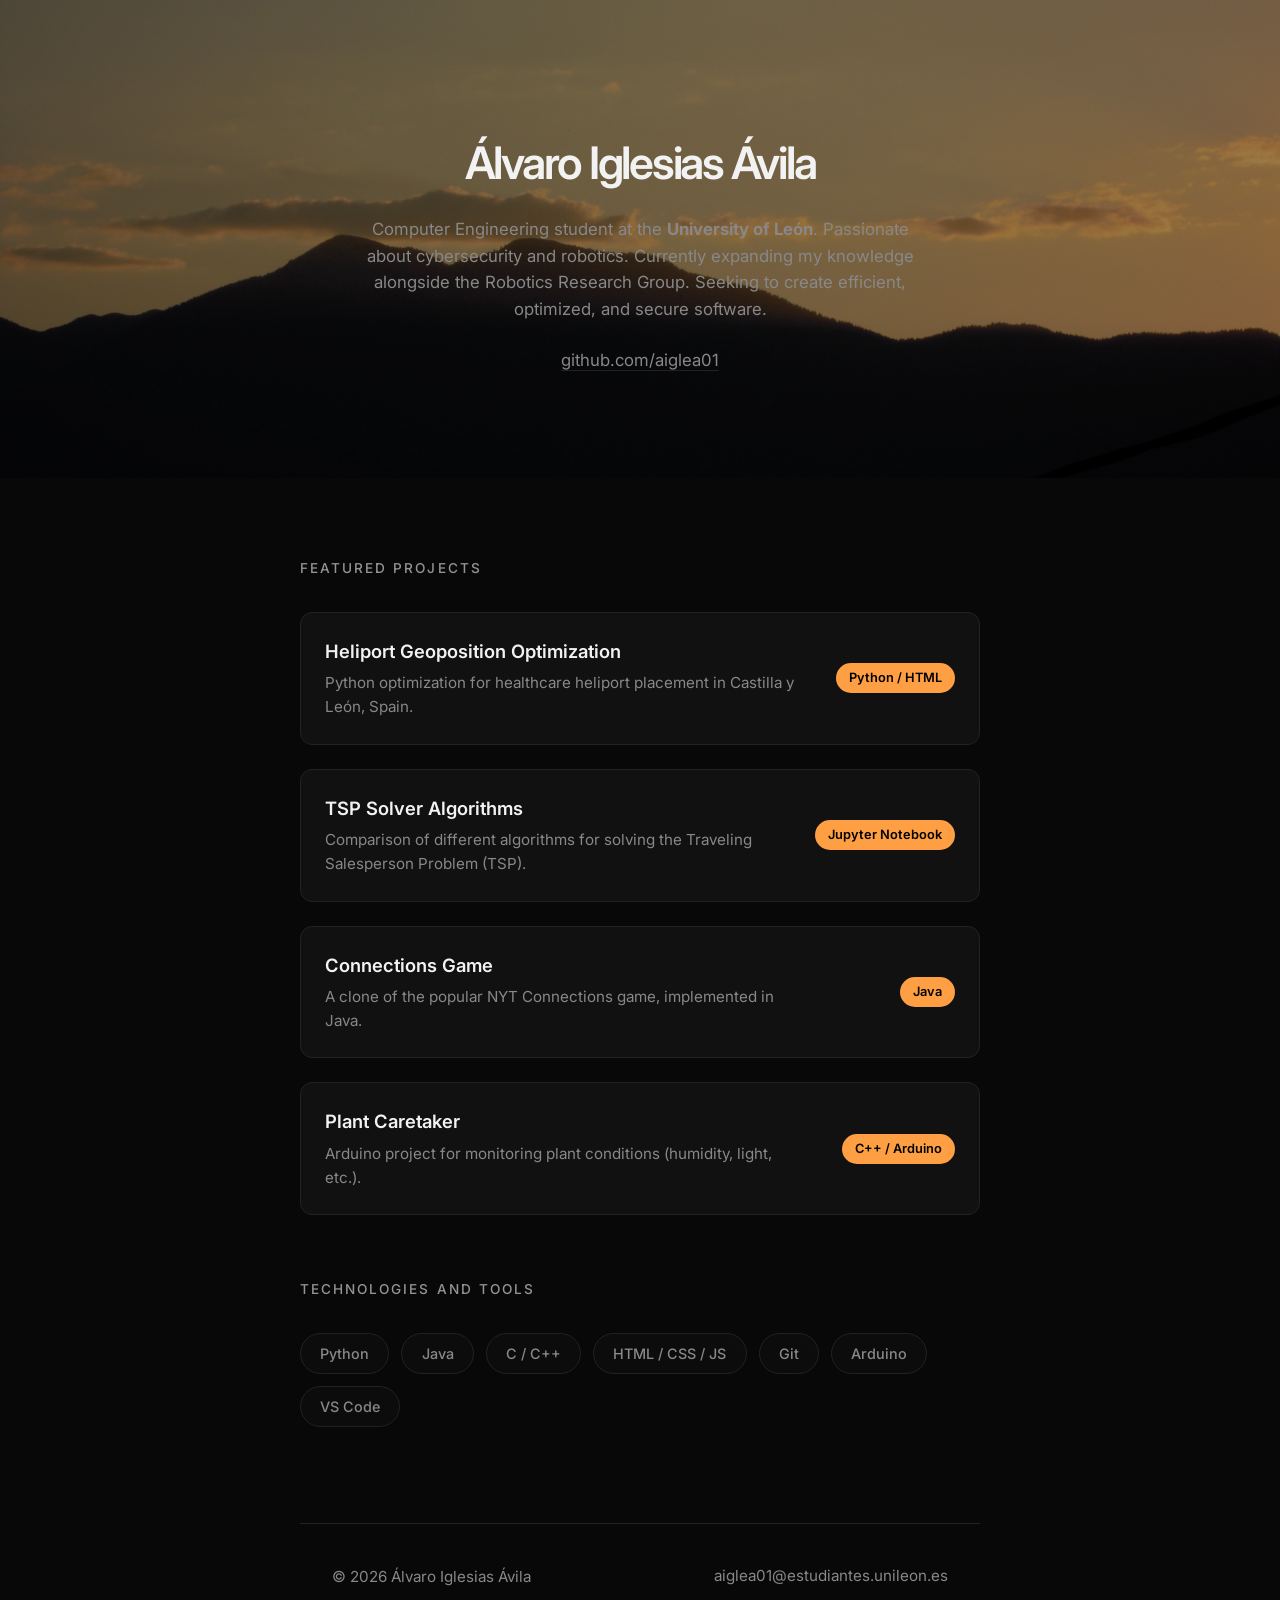
<file: index.html>
<!DOCTYPE html>
<html lang="en">
<head>
    <meta charset="UTF-8">
    <meta name="viewport" content="width=device-width, initial-scale=1.0">
    <title>Álvaro Iglesias Ávila | aiglea01</title>
    <link rel="preconnect" href="https://fonts.googleapis.com">
    <link rel="preconnect" href="https://fonts.gstatic.com" crossorigin>
    <link href="https://fonts.googleapis.com/css2?family=Inter:wght@400;500;600&display=swap" rel="stylesheet">
    <style>
        :root {
            --bg-color: #080808;
            --card-bg: #111;
            --text-main: #f2f2f2;
            --text-muted: #888888;
            
            /* VIBRANT ORANGE ACCENT COLOR */
            --accent-color: #ff9f43; /* Modern tech orange */
            --accent-hover: #e68a2e;
            
            --border-muted: #222222;
            --animation-speed: 0.6s;
        }

        * {
            box-sizing: border-box;
            margin: 0;
            padding: 0;
        }

        body {
            font-family: 'Inter', -apple-system, BlinkMacSystemFont, "Segoe UI", Roboto, Helvetica, Arial, sans-serif;
            background-color: var(--bg-color);
            color: var(--text-main);
            line-height: 1.6;
            -webkit-font-smoothing: antialiased;
            padding: 0; /* Removing body padding to let the banner breathe */
            opacity: 0;
            animation: fadeInBody 1s ease-out forwards;
        }

        /* --- Keyframes Animations --- */
        @keyframes fadeInBody {
            to { opacity: 1; }
        }

        @keyframes slideInUp {
            from {
                opacity: 0;
                transform: translateY(20px);
            }
            to {
                opacity: 1;
                transform: translateY(0);
            }
        }

        /* --- Animated Section Styles --- */
        header, section, footer {
            opacity: 0;
            animation: slideInUp var(--animation-speed) ease-out forwards;
        }

        header {
            animation-delay: 0.2s;
            margin-bottom: 5rem;
            text-align: center;
            /* HEADER BANNER INTEGRATION */
            position: relative;
            background-image: url('DSCN3454.JPG'); /* <-- RUTA CORREGIDA */
            background-size: cover;
            background-position: center;
            padding: 8rem 2rem 5rem 2rem;
        }

        /* Dark overlay for readability over the photo */
        header::after {
            content: '';
            position: absolute;
            top: 0;
            left: 0;
            width: 100%;
            height: 100%;
            background-color: rgba(0, 0, 0, 0.4); /* Subtle dark overlay */
            z-index: 1;
        }

        main {
            max-width: 680px;
            margin: 0 auto 5rem auto; /* Large bottom margin for pie de página separation */
            position: relative;
            z-index: 2; /* Main content above header overlay */
        }

        section:nth-of-type(1) { animation-delay: 0.4s; }
        section:nth-of-type(2) { animation-delay: 0.6s; }
        footer { animation-delay: 0.8s; }

        h1 {
            font-size: 2.8rem;
            font-weight: 600;
            margin-bottom: 1rem;
            letter-spacing: -0.05em;
            color: var(--text-main);
            position: relative;
            z-index: 3; /* Title above overlay and other content */
        }

        .bio {
            color: var(--text-muted);
            font-size: 1.05rem;
            max-width: 580px;
            margin: 0 auto 1.5rem auto;
            position: relative;
            z-index: 3;
        }

        .bio a {
            color: var(--link-color);
            text-decoration: none;
            border-bottom: 1px solid var(--border-muted);
            transition: all 0.3s ease;
        }

        .bio a:hover {
            /* COLOR ON BIO LINKS */
            border-bottom-color: var(--accent-color);
            color: var(--accent-color);
        }

        section {
            margin-bottom: 4rem;
        }

        h2 {
            font-size: 0.85rem;
            font-weight: 500;
            color: var(--text-main);
            margin-bottom: 2rem;
            text-transform: uppercase;
            letter-spacing: 0.15em;
            opacity: 0.6;
        }

        /* --- Project Grid & Cards --- */
        .project-grid {
            display: flex;
            flex-direction: column;
            gap: 1.5rem;
        }

        .project-card {
            display: flex;
            justify-content: space-between;
            align-items: center;
            padding: 1.5rem;
            background-color: var(--card-bg);
            border: 1px solid var(--border-muted);
            border-radius: 12px;
            text-decoration: none;
            color: inherit;
            transition: transform 0.3s ease, border-color 0.3s ease, background-color 0.3s ease, box-shadow 0.3s ease;
        }

        .project-card:hover {
            transform: translateY(-4px);
            /* COLOR ON CARD BORDER AND SHADOW */
            border-color: var(--accent-color);
            background-color: #161616;
            box-shadow: 0 8px 30px rgba(255, 159, 67, 0.1); /* Subtle orange glow */
        }

        .project-info {
            display: flex;
            flex-direction: column;
            gap: 0.3rem;
        }

        .project-title {
            font-weight: 600;
            font-size: 1.15rem;
            color: var(--text-main);
            transition: color 0.3s ease;
        }
        
        /* The title also changes color slightly on hover */
        .project-card:hover .project-title {
            color: #fff;
        }

        .project-desc {
            color: var(--text-muted);
            font-size: 0.95rem;
            max-width: 480px;
        }

        .project-meta {
            text-align: right;
            display: flex;
            flex-direction: column;
            align-items: flex-end;
            gap: 0.5rem;
            margin-left: 1.5rem;
        }

        .project-lang {
            font-size: 0.8rem;
            font-weight: 600;
            /* COLOR ON LANGUAGE TAG */
            color: #000; /* Dark text for contrast */
            background: var(--accent-color);
            padding: 0.3rem 0.8rem;
            border-radius: 20px;
            white-space: nowrap;
        }

        /* --- Tech Tags --- */
        .tech-list {
            display: flex;
            flex-wrap: wrap;
            gap: 0.75rem;
        }

        .tech-tag {
            font-size: 0.9rem;
            font-weight: 500;
            color: var(--text-muted);
            border: 1px solid var(--border-muted);
            padding: 0.5rem 1.2rem;
            border-radius: 25px;
            transition: all 0.3s ease;
            cursor: default;
            background-color: rgba(255,255,255,0.02);
        }

        .tech-tag:hover {
            /* COLOR ON TECH TAGS */
            border-color: var(--accent-color);
            color: var(--accent-color);
            background-color: rgba(255, 159, 67, 0.03);
            transform: scale(1.03);
        }

        /* --- Pie de página (Footer) --- */
        footer {
            margin-top: 6rem;
            padding: 2.5rem 2rem 1.5rem 2rem;
            border-top: 1px solid var(--border-muted);
            display: flex;
            justify-content: space-between;
            align-items: center;
            color: var(--text-muted);
            font-size: 0.95rem;
            position: relative;
            z-index: 2;
        }

        footer a {
            color: var(--text-muted);
            text-decoration: none;
            transition: all 0.3s ease;
            border-bottom: 1px solid transparent;
        }

        footer a:hover {
            color: var(--accent-color);
            border-bottom-color: var(--accent-color);
        }

        /* --- Responsive --- */
        @media (max-width: 650px) {
            header { padding: 6rem 1rem 3rem 1rem; }
            main { margin: 0 auto 3rem auto; padding: 0 1rem; }
            h1 { font-size: 2.2rem; }
            .project-card {
                flex-direction: column;
                align-items: flex-start;
                gap: 1rem;
                padding: 1.25rem;
            }
            .project-meta {
                text-align: left;
                align-items: flex-start;
                width: 100%;
                margin-left: 0;
                border-top: 1px solid var(--border-muted);
                padding-top: 1rem;
            }
            footer {
                flex-direction: column;
                gap: 1rem;
                text-align: center;
                padding: 2.5rem 1rem 1.5rem 1rem;
            }
        }
    </style>
</head>
<body>

    <header>
        <h1>Álvaro Iglesias Ávila</h1>
        <p class="bio">
            Computer Engineering student at the <strong>University of León</strong>. Passionate about cybersecurity and robotics. Currently expanding my knowledge alongside the Robotics Research Group. Seeking to create efficient, optimized, and secure software.
        </p>
        <p class="bio">
            <a href="https://github.com/aiglea01" target="_blank">github.com/aiglea01</a>
        </p>
    </header>

    <main>
        <section>
            <h2>Featured Projects</h2>
            <div class="project-grid">
                
                <a href="https://github.com/scsaule/heliport-geoposition-optimization" target="_blank" class="project-card">
                    <div class="project-info">
                        <span class="project-title">Heliport Geoposition Optimization</span>
                        <span class="project-desc">Python optimization for healthcare heliport placement in Castilla y León, Spain.</span>
                    </div>
                    <div class="project-meta">
                        <span class="project-lang">Python / HTML</span>
                    </div>
                </a>

                <a href="https://github.com/aiglea01/TSP" target="_blank" class="project-card">
                    <div class="project-info">
                        <span class="project-title">TSP Solver Algorithms</span>
                        <span class="project-desc">Comparison of different algorithms for solving the Traveling Salesperson Problem (TSP).</span>
                    </div>
                    <div class="project-meta">
                        <span class="project-lang">Jupyter Notebook</span>
                    </div>
                </a>

                <a href="https://github.com/scsaule/Connections" target="_blank" class="project-card">
                    <div class="project-info">
                        <span class="project-title">Connections Game</span>
                        <span class="project-desc">A clone of the popular NYT Connections game, implemented in Java.</span>
                    </div>
                    <div class="project-meta">
                        <span class="project-lang">Java</span>
                    </div>
                </a>

                <a href="https://github.com/aiglea01/plant_caretaker" target="_blank" class="project-card">
                    <div class="project-info">
                        <span class="project-title">Plant Caretaker</span>
                        <span class="project-desc">Arduino project for monitoring plant conditions (humidity, light, etc.).</span>
                    </div>
                    <div class="project-meta">
                        <span class="project-lang">C++ / Arduino</span>
                    </div>
                </a>

            </div>
        </section>

        <section>
            <h2>Technologies and Tools</h2>
            <div class="tech-list">
                <span class="tech-tag">Python</span>
                <span class="tech-tag">Java</span>
                <span class="tech-tag">C / C++</span>
                <span class="tech-tag">HTML / CSS / JS</span>
                <span class="tech-tag">Git</span>
                <span class="tech-tag">Arduino</span>
                <span class="tech-tag">VS Code</span>
            </div>
        </section>

        <footer>
            <span>© 2026 Álvaro Iglesias Ávila</span>
            <a href="mailto:aiglea01@estudiantes.unileon.es">aiglea01@estudiantes.unileon.es</a>
        </footer>
    </main>

</body>
</html>
</file>
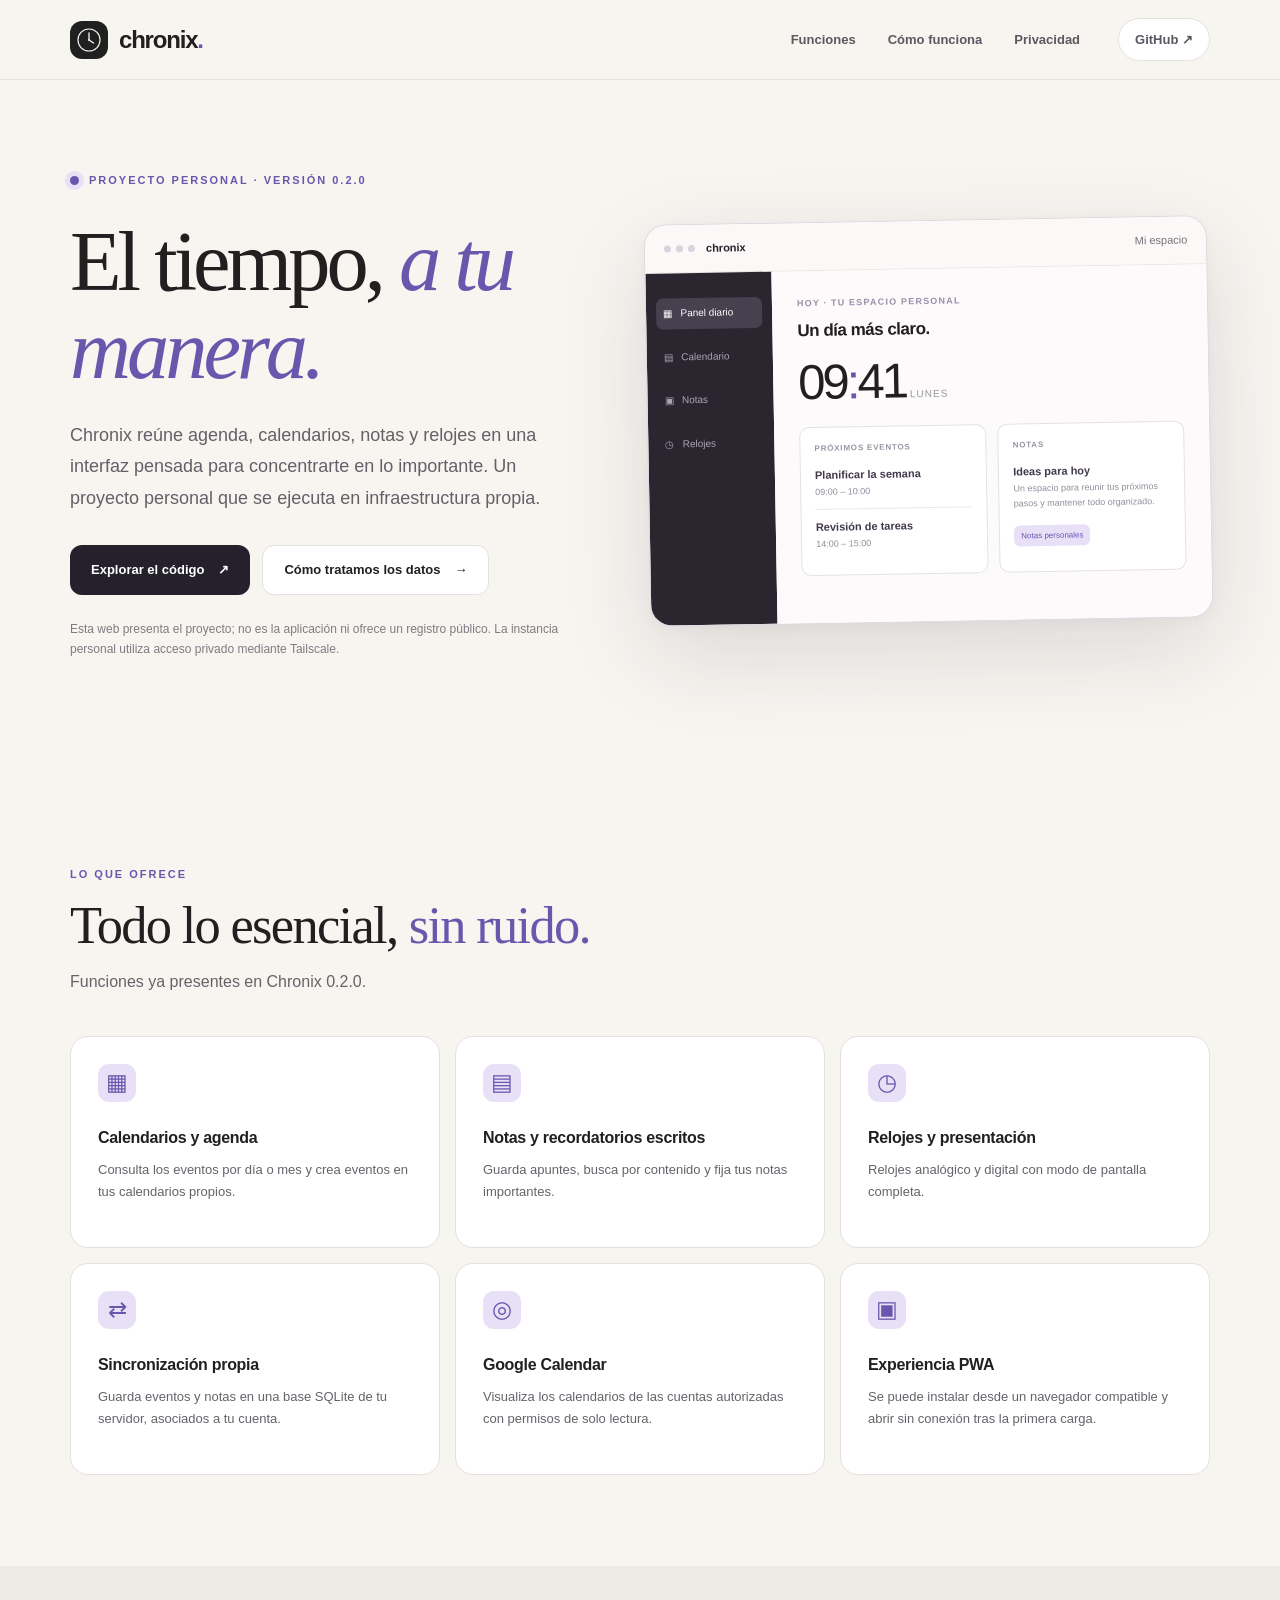
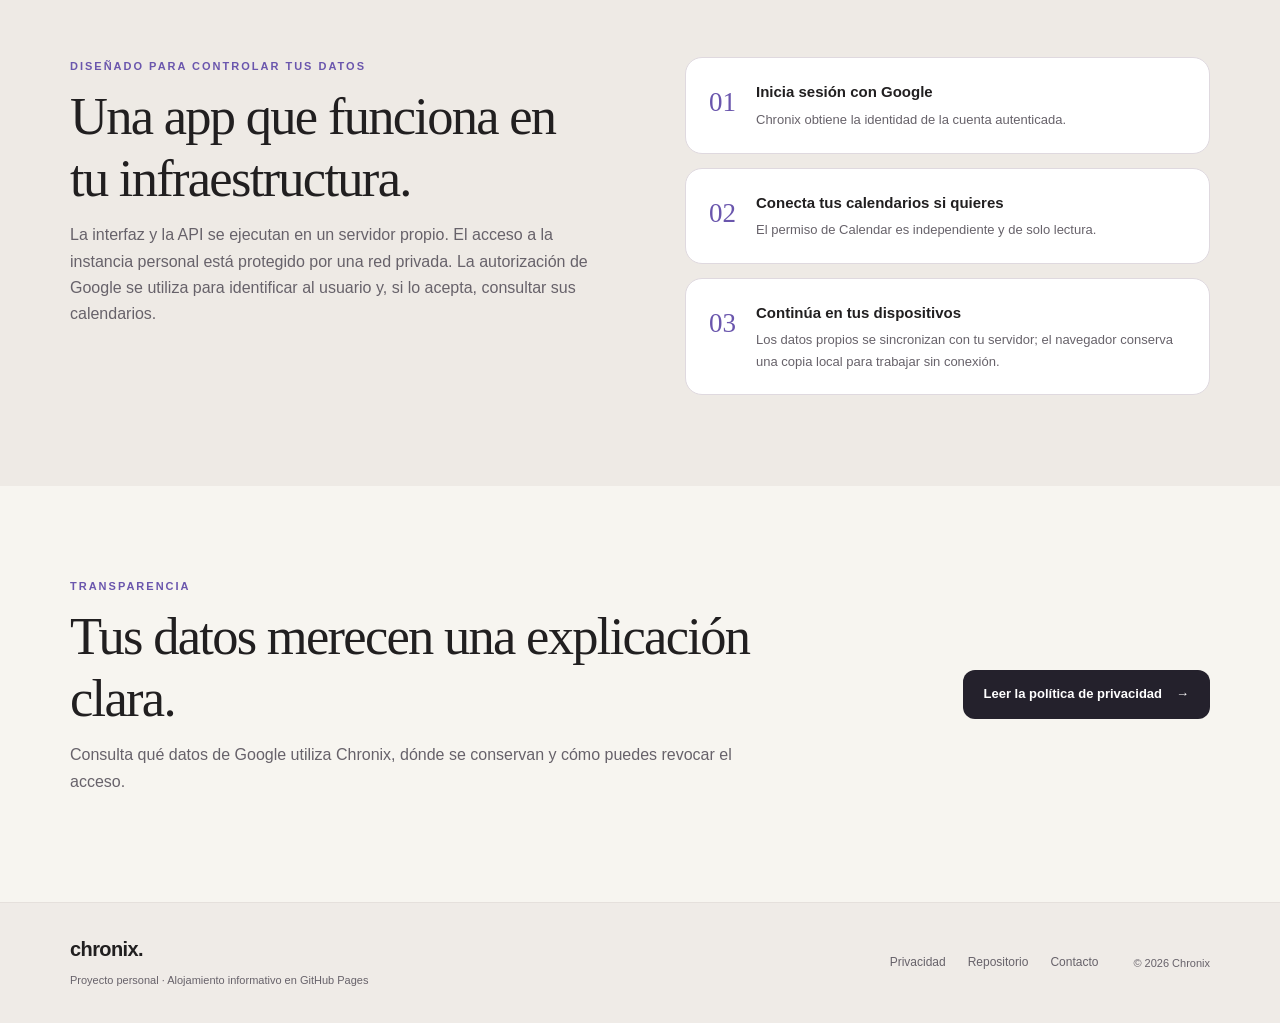
<file: chronix/index.html>
<!doctype html>
<html lang="es">
<head>
  <meta charset="utf-8">
  <meta name="viewport" content="width=device-width, initial-scale=1">
  <meta name="theme-color" content="#f7f5f0">
  <meta name="description" content="Chronix es un organizador personal autoalojado con calendarios, notas, relojes y lectura de Google Calendar. Información y privacidad del proyecto.">
  <meta name="robots" content="index, follow">
  <meta property="og:type" content="website">
  <meta property="og:title" content="Chronix · Tu tiempo en un solo lugar">
  <meta property="og:description" content="Agenda, notas y relojes en una aplicación personal autoalojada.">
  <link rel="canonical" href="https://aiglea01.github.io/chronix/">
  <link rel="icon" type="image/svg+xml" href="./chronix.svg">
  <link rel="stylesheet" href="./styles.css">
  <title>Chronix — Organización personal</title>
</head>
<body>
  <a class="skip-link" href="#contenido">Ir al contenido</a>
  <header class="site-header">
    <div class="container header-inner">
      <a class="brand" href="./" aria-label="Chronix, inicio"><img src="./chronix.svg" alt="" width="38" height="38"><span>chronix<span class="brand-dot">.</span></span></a>
      <nav class="nav" aria-label="Navegación principal">
        <a href="#funciones">Funciones</a>
        <a href="#funcionamiento">Cómo funciona</a>
        <a href="./privacy.html">Privacidad</a>
      </nav>
      <a class="top-link" href="https://github.com/aiglea01/chronix" rel="noopener noreferrer">GitHub <span aria-hidden="true">↗</span></a>
    </div>
  </header>

  <main id="contenido">
    <section class="hero container">
      <div class="hero-copy">
        <div class="eyebrow"><span class="signal" aria-hidden="true"></span> Proyecto personal · Versión 0.2.0</div>
        <h1>El tiempo, <em>a tu manera.</em></h1>
        <p class="hero-description">Chronix reúne agenda, calendarios, notas y relojes en una interfaz pensada para concentrarte en lo importante. Un proyecto personal que se ejecuta en infraestructura propia.</p>
        <div class="actions">
          <a class="button primary" href="https://github.com/aiglea01/chronix" rel="noopener noreferrer">Explorar el código <span aria-hidden="true">↗</span></a>
          <a class="button secondary" href="./privacy.html">Cómo tratamos los datos <span aria-hidden="true">→</span></a>
        </div>
        <p class="subnote">Esta web presenta el proyecto; no es la aplicación ni ofrece un registro público. La instancia personal utiliza acceso privado mediante Tailscale.</p>
      </div>
      <div class="preview" aria-label="Representación ilustrativa del panel de Chronix">
        <div class="preview-header"><span class="dots" aria-hidden="true"><i></i><i></i><i></i></span><strong>chronix</strong><span>Mi espacio</span></div>
        <div class="preview-layout">
          <aside class="preview-side" aria-hidden="true"><span class="selected">▦ &nbsp; Panel diario</span><span>▤ &nbsp; Calendario</span><span>▣ &nbsp; Notas</span><span>◷ &nbsp; Relojes</span></aside>
          <div class="preview-body">
            <div class="preview-date">HOY · TU ESPACIO PERSONAL</div>
            <h2>Un día más claro.</h2>
            <div class="preview-clock">09<span>:</span>41<small> LUNES</small></div>
            <div class="preview-grid">
              <div class="mock-tile"><span>PRÓXIMOS EVENTOS</span><strong>Planificar la semana</strong><p>09:00 – 10:00</p><div class="tiny-line"></div><strong>Revisión de tareas</strong><p>14:00 – 15:00</p></div>
              <div class="mock-tile"><span>NOTAS</span><strong>Ideas para hoy</strong><p>Un espacio para reunir tus próximos pasos y mantener todo organizado.</p><div class="mock-label">Notas personales</div></div>
            </div>
          </div>
        </div>
      </div>
    </section>

    <section id="funciones" class="section container">
      <div class="section-heading"><p class="kicker">LO QUE OFRECE</p><h2>Todo lo esencial, <span>sin ruido.</span></h2><p>Funciones ya presentes en Chronix 0.2.0.</p></div>
      <div class="features">
        <article class="feature"><div class="feature-icon">▦</div><h3>Calendarios y agenda</h3><p>Consulta los eventos por día o mes y crea eventos en tus calendarios propios.</p></article>
        <article class="feature"><div class="feature-icon">▤</div><h3>Notas y recordatorios escritos</h3><p>Guarda apuntes, busca por contenido y fija tus notas importantes.</p></article>
        <article class="feature"><div class="feature-icon">◷</div><h3>Relojes y presentación</h3><p>Relojes analógico y digital con modo de pantalla completa.</p></article>
        <article class="feature"><div class="feature-icon">⇄</div><h3>Sincronización propia</h3><p>Guarda eventos y notas en una base SQLite de tu servidor, asociados a tu cuenta.</p></article>
        <article class="feature"><div class="feature-icon">◎</div><h3>Google Calendar</h3><p>Visualiza los calendarios de las cuentas autorizadas con permisos de solo lectura.</p></article>
        <article class="feature"><div class="feature-icon">▣</div><h3>Experiencia PWA</h3><p>Se puede instalar desde un navegador compatible y abrir sin conexión tras la primera carga.</p></article>
      </div>
    </section>

    <section id="funcionamiento" class="section section-soft">
      <div class="container split">
        <div><p class="kicker">DISEÑADO PARA CONTROLAR TUS DATOS</p><h2>Una app que funciona en tu infraestructura.</h2><p>La interfaz y la API se ejecutan en un servidor propio. El acceso a la instancia personal está protegido por una red privada. La autorización de Google se utiliza para identificar al usuario y, si lo acepta, consultar sus calendarios.</p></div>
        <div class="steps" aria-label="Funcionamiento de Chronix">
          <div class="step"><span>01</span><div><h3>Inicia sesión con Google</h3><p>Chronix obtiene la identidad de la cuenta autenticada.</p></div></div>
          <div class="step"><span>02</span><div><h3>Conecta tus calendarios si quieres</h3><p>El permiso de Calendar es independiente y de solo lectura.</p></div></div>
          <div class="step"><span>03</span><div><h3>Continúa en tus dispositivos</h3><p>Los datos propios se sincronizan con tu servidor; el navegador conserva una copia local para trabajar sin conexión.</p></div></div>
        </div>
      </div>
    </section>

    <section class="section container final-cta">
      <div><p class="kicker">TRANSPARENCIA</p><h2>Tus datos merecen una explicación clara.</h2><p>Consulta qué datos de Google utiliza Chronix, dónde se conservan y cómo puedes revocar el acceso.</p></div>
      <a class="button primary" href="./privacy.html">Leer la política de privacidad <span aria-hidden="true">→</span></a>
    </section>
  </main>

  <footer class="site-footer"><div class="container footer-inner"><div><strong>chronix.</strong><small>Proyecto personal · Alojamiento informativo en GitHub Pages</small></div><div class="footer-links"><a href="./privacy.html">Privacidad</a><a href="https://github.com/aiglea01/chronix">Repositorio</a><a href="mailto:alvaroiglesiasavila01@gmail.com">Contacto</a></div><small>© 2026 Chronix</small></div></footer>
</body>
</html>
</file>
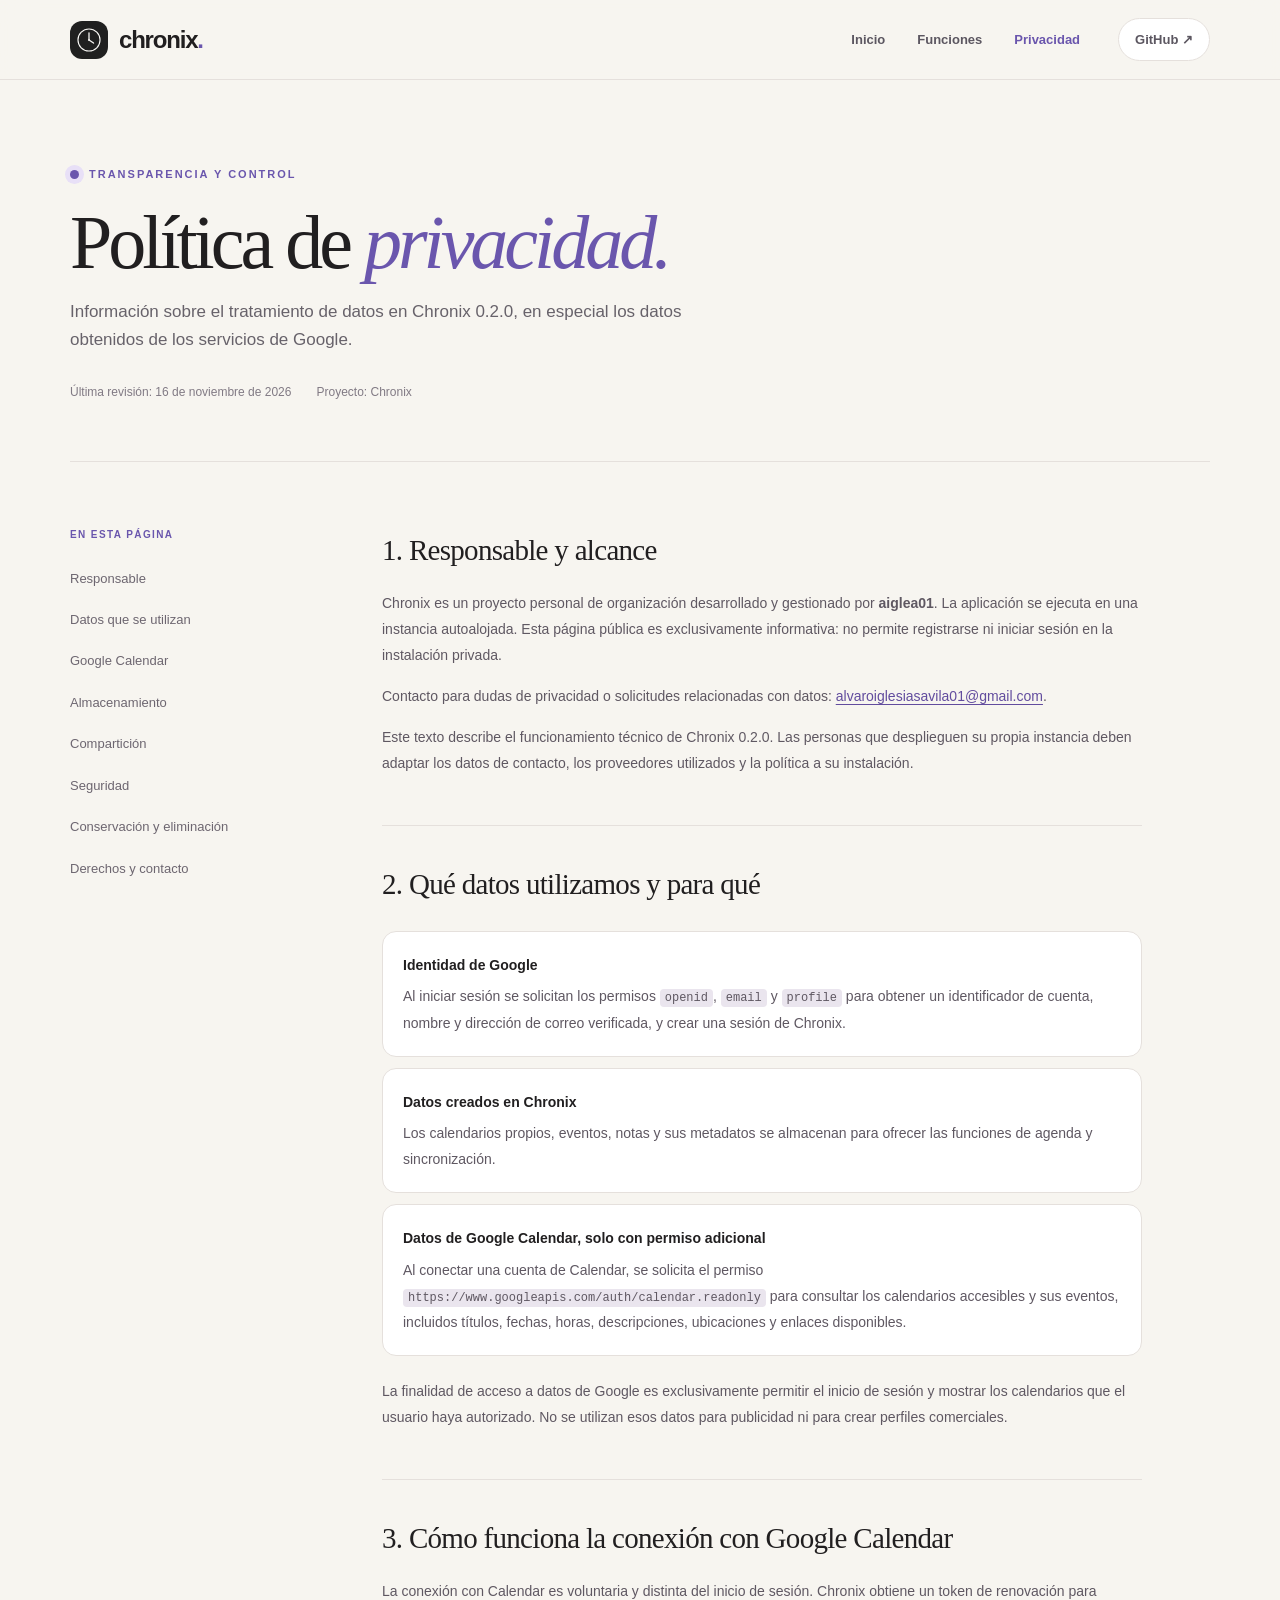
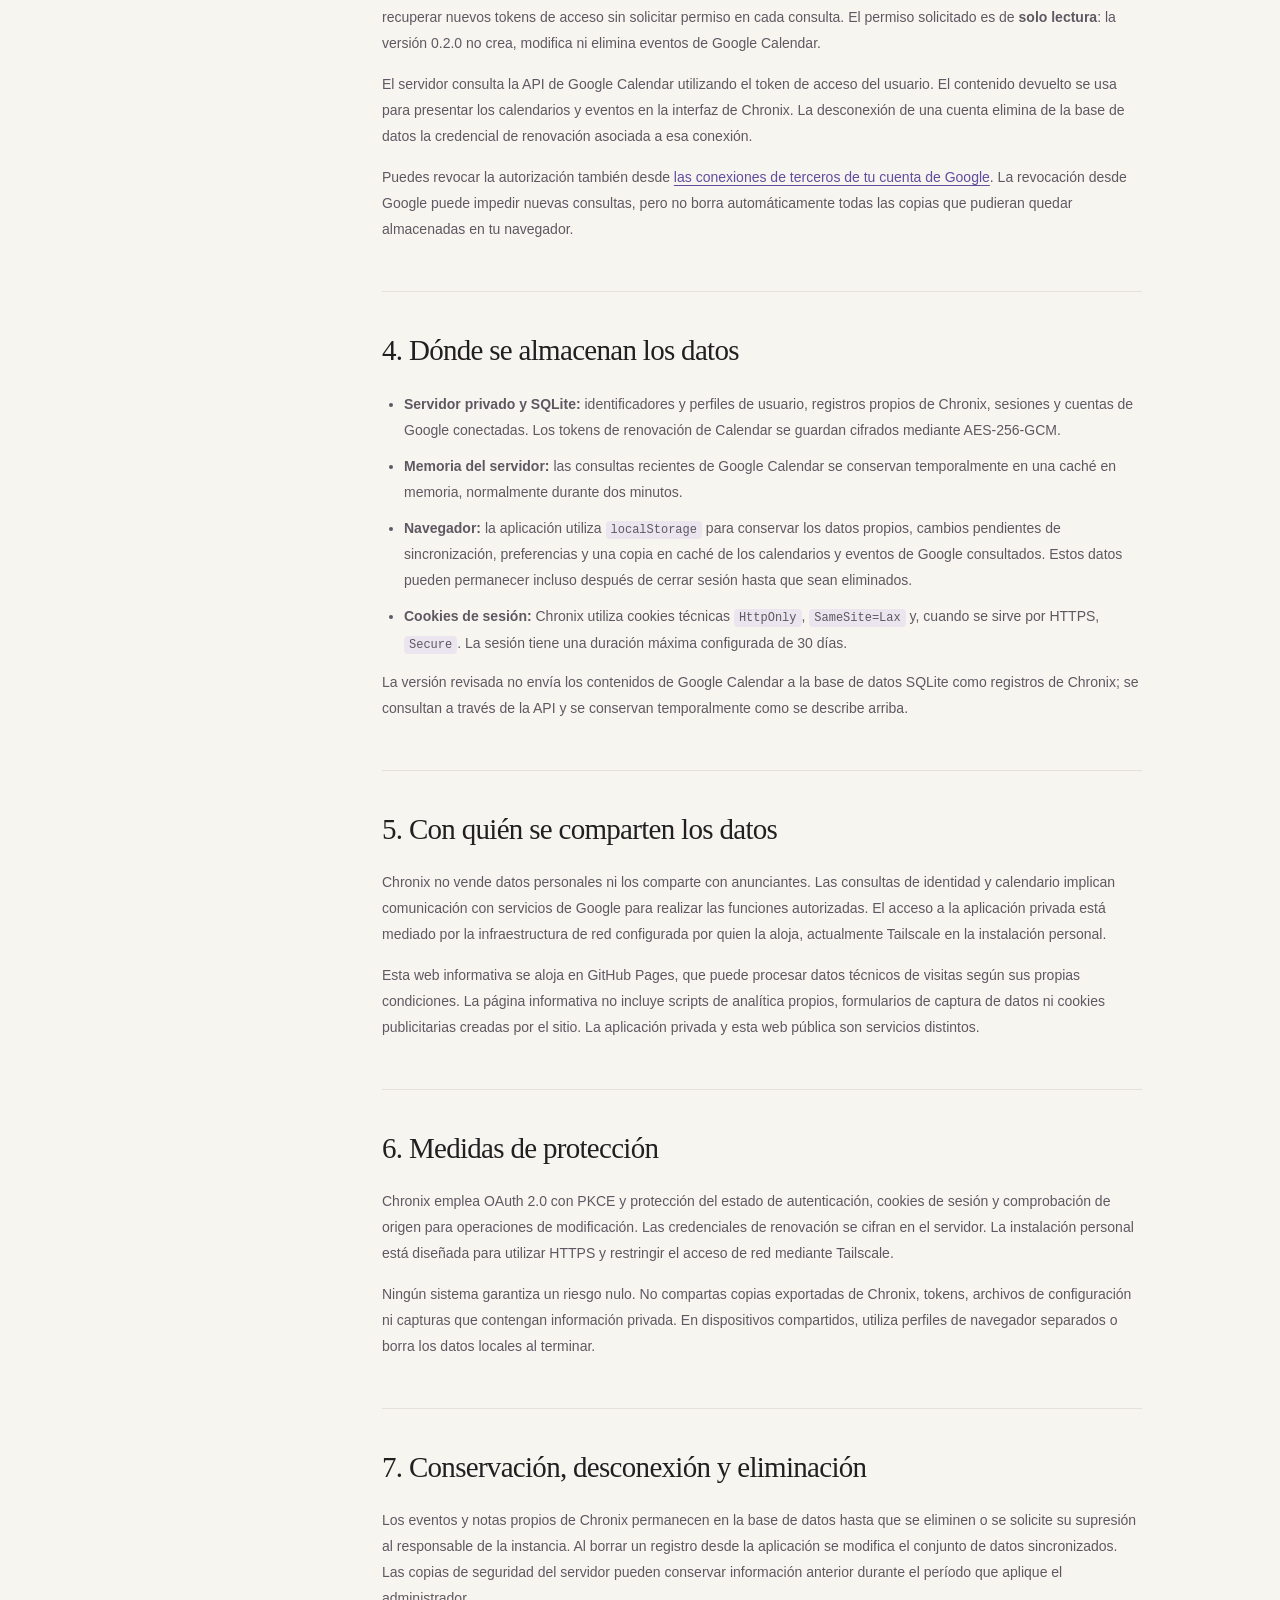
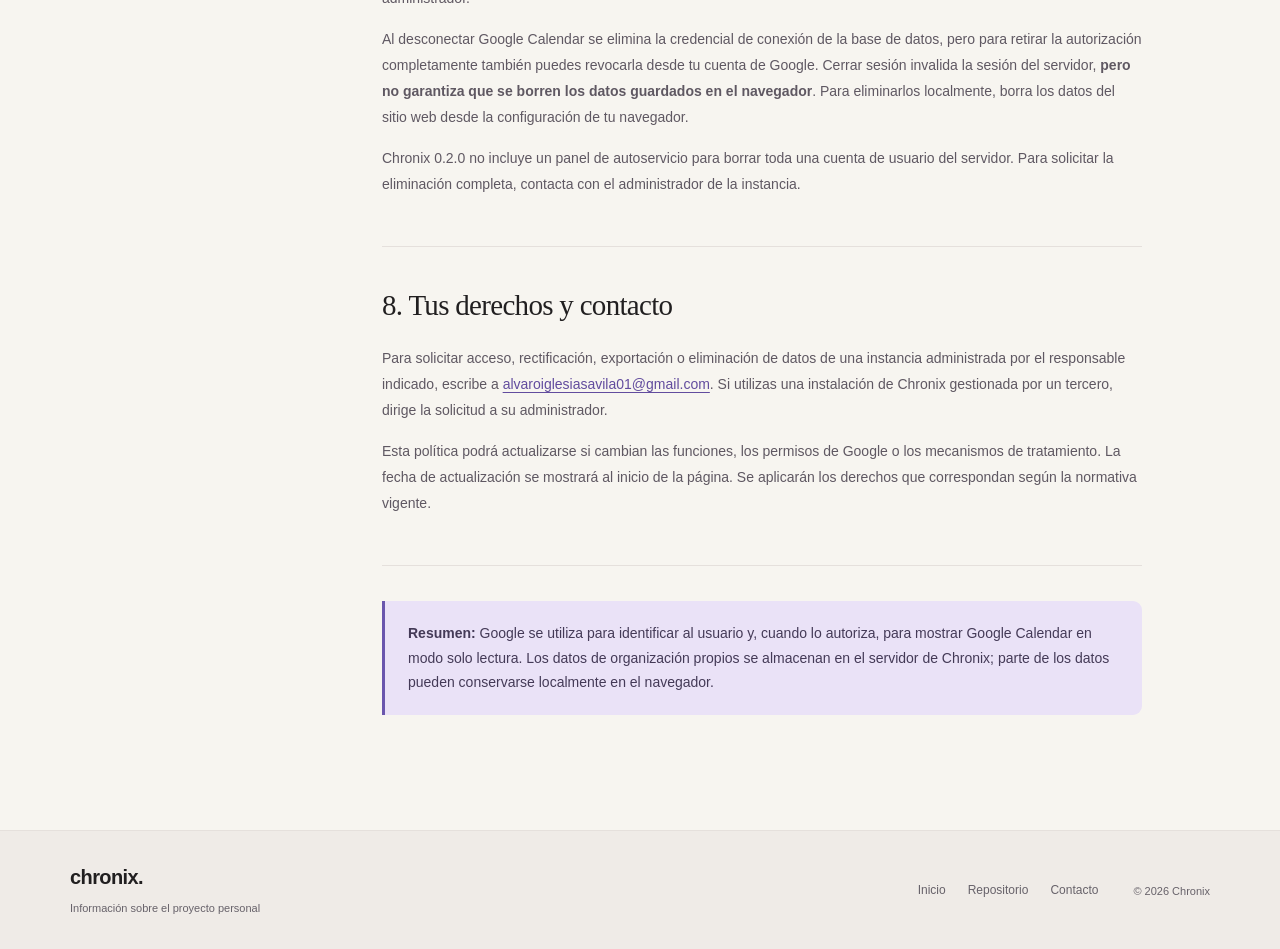
<file: chronix/privacy.html>
<!doctype html>
<html lang="es">
<head>
  <meta charset="utf-8">
  <meta name="viewport" content="width=device-width, initial-scale=1">
  <meta name="theme-color" content="#f7f5f0">
  <meta name="description" content="Política de privacidad de Chronix: datos de Google, Google Calendar, almacenamiento, seguridad y derechos de los usuarios.">
  <meta name="robots" content="index, follow">
  <link rel="canonical" href="https://aiglea01.github.io/chronix/privacy.html">
  <link rel="icon" type="image/svg+xml" href="./chronix.svg">
  <link rel="stylesheet" href="./styles.css">
  <title>Política de privacidad — Chronix</title>
</head>
<body>
  <a class="skip-link" href="#contenido">Ir al contenido</a>
  <header class="site-header"><div class="container header-inner">
    <a class="brand" href="./" aria-label="Chronix, inicio"><img src="./chronix.svg" alt="" width="38" height="38"><span>chronix<span class="brand-dot">.</span></span></a>
    <nav class="nav" aria-label="Navegación principal"><a href="./">Inicio</a><a href="./#funciones">Funciones</a><a class="active" aria-current="page" href="./privacy.html">Privacidad</a></nav>
    <a class="top-link" href="https://github.com/aiglea01/chronix" rel="noopener noreferrer">GitHub <span aria-hidden="true">↗</span></a>
  </div></header>

  <main id="contenido" class="container legal">
    <div class="legal-hero"><div class="eyebrow"><span class="signal" aria-hidden="true"></span> TRANSPARENCIA Y CONTROL</div><h1>Política de <em>privacidad.</em></h1><p>Información sobre el tratamiento de datos en Chronix 0.2.0, en especial los datos obtenidos de los servicios de Google.</p><div class="legal-meta"><span>Última revisión: 16 de noviembre de 2026</span><span>Proyecto: Chronix</span></div></div>
    <div class="legal-layout">
      <aside class="legal-aside"><p>EN ESTA PÁGINA</p><a href="#responsable">Responsable</a><a href="#datos">Datos que se utilizan</a><a href="#google">Google Calendar</a><a href="#almacenamiento">Almacenamiento</a><a href="#comparticion">Compartición</a><a href="#seguridad">Seguridad</a><a href="#conservacion">Conservación y eliminación</a><a href="#derechos">Derechos y contacto</a></aside>
      <div class="legal-body">
        <section id="responsable"><h2>1. Responsable y alcance</h2><p>Chronix es un proyecto personal de organización desarrollado y gestionado por <strong>aiglea01</strong>. La aplicación se ejecuta en una instancia autoalojada. Esta página pública es exclusivamente informativa: no permite registrarse ni iniciar sesión en la instalación privada.</p><p>Contacto para dudas de privacidad o solicitudes relacionadas con datos: <a href="mailto:alvaroiglesiasavila01@gmail.com">alvaroiglesiasavila01@gmail.com</a>.</p><p>Este texto describe el funcionamiento técnico de Chronix 0.2.0. Las personas que desplieguen su propia instancia deben adaptar los datos de contacto, los proveedores utilizados y la política a su instalación.</p></section>
        <section id="datos"><h2>2. Qué datos utilizamos y para qué</h2><div class="data-list"><div><strong>Identidad de Google</strong><p>Al iniciar sesión se solicitan los permisos <code>openid</code>, <code>email</code> y <code>profile</code> para obtener un identificador de cuenta, nombre y dirección de correo verificada, y crear una sesión de Chronix.</p></div><div><strong>Datos creados en Chronix</strong><p>Los calendarios propios, eventos, notas y sus metadatos se almacenan para ofrecer las funciones de agenda y sincronización.</p></div><div><strong>Datos de Google Calendar, solo con permiso adicional</strong><p>Al conectar una cuenta de Calendar, se solicita el permiso <code>https://www.googleapis.com/auth/calendar.readonly</code> para consultar los calendarios accesibles y sus eventos, incluidos títulos, fechas, horas, descripciones, ubicaciones y enlaces disponibles.</p></div></div><p>La finalidad de acceso a datos de Google es exclusivamente permitir el inicio de sesión y mostrar los calendarios que el usuario haya autorizado. No se utilizan esos datos para publicidad ni para crear perfiles comerciales.</p></section>
        <section id="google"><h2>3. Cómo funciona la conexión con Google Calendar</h2><p>La conexión con Calendar es voluntaria y distinta del inicio de sesión. Chronix obtiene un token de renovación para recuperar nuevos tokens de acceso sin solicitar permiso en cada consulta. El permiso solicitado es de <strong>solo lectura</strong>: la versión 0.2.0 no crea, modifica ni elimina eventos de Google Calendar.</p><p>El servidor consulta la API de Google Calendar utilizando el token de acceso del usuario. El contenido devuelto se usa para presentar los calendarios y eventos en la interfaz de Chronix. La desconexión de una cuenta elimina de la base de datos la credencial de renovación asociada a esa conexión.</p><p>Puedes revocar la autorización también desde <a href="https://myaccount.google.com/connections" rel="noopener noreferrer">las conexiones de terceros de tu cuenta de Google</a>. La revocación desde Google puede impedir nuevas consultas, pero no borra automáticamente todas las copias que pudieran quedar almacenadas en tu navegador.</p></section>
        <section id="almacenamiento"><h2>4. Dónde se almacenan los datos</h2><ul><li><strong>Servidor privado y SQLite:</strong> identificadores y perfiles de usuario, registros propios de Chronix, sesiones y cuentas de Google conectadas. Los tokens de renovación de Calendar se guardan cifrados mediante AES-256-GCM.</li><li><strong>Memoria del servidor:</strong> las consultas recientes de Google Calendar se conservan temporalmente en una caché en memoria, normalmente durante dos minutos.</li><li><strong>Navegador:</strong> la aplicación utiliza <code>localStorage</code> para conservar los datos propios, cambios pendientes de sincronización, preferencias y una copia en caché de los calendarios y eventos de Google consultados. Estos datos pueden permanecer incluso después de cerrar sesión hasta que sean eliminados.</li><li><strong>Cookies de sesión:</strong> Chronix utiliza cookies técnicas <code>HttpOnly</code>, <code>SameSite=Lax</code> y, cuando se sirve por HTTPS, <code>Secure</code>. La sesión tiene una duración máxima configurada de 30 días.</li></ul><p>La versión revisada no envía los contenidos de Google Calendar a la base de datos SQLite como registros de Chronix; se consultan a través de la API y se conservan temporalmente como se describe arriba.</p></section>
        <section id="comparticion"><h2>5. Con quién se comparten los datos</h2><p>Chronix no vende datos personales ni los comparte con anunciantes. Las consultas de identidad y calendario implican comunicación con servicios de Google para realizar las funciones autorizadas. El acceso a la aplicación privada está mediado por la infraestructura de red configurada por quien la aloja, actualmente Tailscale en la instalación personal.</p><p>Esta web informativa se aloja en GitHub Pages, que puede procesar datos técnicos de visitas según sus propias condiciones. La página informativa no incluye scripts de analítica propios, formularios de captura de datos ni cookies publicitarias creadas por el sitio. La aplicación privada y esta web pública son servicios distintos.</p></section>
        <section id="seguridad"><h2>6. Medidas de protección</h2><p>Chronix emplea OAuth 2.0 con PKCE y protección del estado de autenticación, cookies de sesión y comprobación de origen para operaciones de modificación. Las credenciales de renovación se cifran en el servidor. La instalación personal está diseñada para utilizar HTTPS y restringir el acceso de red mediante Tailscale.</p><p>Ningún sistema garantiza un riesgo nulo. No compartas copias exportadas de Chronix, tokens, archivos de configuración ni capturas que contengan información privada. En dispositivos compartidos, utiliza perfiles de navegador separados o borra los datos locales al terminar.</p></section>
        <section id="conservacion"><h2>7. Conservación, desconexión y eliminación</h2><p>Los eventos y notas propios de Chronix permanecen en la base de datos hasta que se eliminen o se solicite su supresión al responsable de la instancia. Al borrar un registro desde la aplicación se modifica el conjunto de datos sincronizados. Las copias de seguridad del servidor pueden conservar información anterior durante el período que aplique el administrador.</p><p>Al desconectar Google Calendar se elimina la credencial de conexión de la base de datos, pero para retirar la autorización completamente también puedes revocarla desde tu cuenta de Google. Cerrar sesión invalida la sesión del servidor, <strong>pero no garantiza que se borren los datos guardados en el navegador</strong>. Para eliminarlos localmente, borra los datos del sitio web desde la configuración de tu navegador.</p><p>Chronix 0.2.0 no incluye un panel de autoservicio para borrar toda una cuenta de usuario del servidor. Para solicitar la eliminación completa, contacta con el administrador de la instancia.</p></section>
        <section id="derechos"><h2>8. Tus derechos y contacto</h2><p>Para solicitar acceso, rectificación, exportación o eliminación de datos de una instancia administrada por el responsable indicado, escribe a <a href="mailto:alvaroiglesiasavila01@gmail.com">alvaroiglesiasavila01@gmail.com</a>. Si utilizas una instalación de Chronix gestionada por un tercero, dirige la solicitud a su administrador.</p><p>Esta política podrá actualizarse si cambian las funciones, los permisos de Google o los mecanismos de tratamiento. La fecha de actualización se mostrará al inicio de la página. Se aplicarán los derechos que correspondan según la normativa vigente.</p></section>
        <div class="legal-last"><strong>Resumen:</strong> Google se utiliza para identificar al usuario y, cuando lo autoriza, para mostrar Google Calendar en modo solo lectura. Los datos de organización propios se almacenan en el servidor de Chronix; parte de los datos pueden conservarse localmente en el navegador.</div>
      </div>
    </div>
  </main>
  <footer class="site-footer"><div class="container footer-inner"><div><strong>chronix.</strong><small>Información sobre el proyecto personal</small></div><div class="footer-links"><a href="./">Inicio</a><a href="https://github.com/aiglea01/chronix">Repositorio</a><a href="mailto:alvaroiglesiasavila01@gmail.com">Contacto</a></div><small>© 2026 Chronix</small></div></footer>
</body>
</html>
</file>
<file: chronix/styles.css>
:root{--ink:#211f20;--muted:#67626a;--bg:#f7f5f0;--card:#fff;--stroke:#e5e0dc;--violet:#6a56ad;--violet-soft:#e8e0f7;--dark:#24212c;--round:20px}
*,*::before,*::after{box-sizing:border-box}
html{scroll-behavior:smooth}body{margin:0;font-family:ui-sans-serif,-apple-system,BlinkMacSystemFont,"Segoe UI",Inter,Roboto,Arial,sans-serif;color:var(--ink);background:var(--bg);line-height:1.65;-webkit-font-smoothing:antialiased}
a{color:inherit}button,a{outline-offset:4px}.container{width:min(1140px,calc(100% - 56px));margin-inline:auto}
.skip-link{position:absolute;top:-100px;left:12px;z-index:99;padding:10px 14px;background:#fff;border:1px solid var(--ink)}.skip-link:focus{top:12px}
.site-header{position:sticky;top:0;z-index:10;background:rgba(247,245,240,.94);backdrop-filter:blur(16px);border-bottom:1px solid var(--stroke)}.header-inner{min-height:79px;display:flex;align-items:center;gap:38px}.brand{font-size:24px;font-weight:800;letter-spacing:-1.2px;text-decoration:none;display:flex;gap:11px;align-items:center;white-space:nowrap}.brand img{border-radius:12px}.brand-dot{color:var(--violet)}.nav{display:flex;gap:32px;margin-left:auto}.nav a,.top-link{font-size:13px;text-decoration:none;font-weight:650;color:#5c5761;transition:color .2s}.nav a:hover,.nav .active,.top-link:hover{color:var(--violet)}.top-link{border:1px solid var(--stroke);background:#fff;border-radius:100px;padding:10px 16px;white-space:nowrap}
.hero{padding-block:91px 103px;display:grid;grid-template-columns:1fr 1.05fr;gap:40px;align-items:center}.eyebrow,.kicker{font-size:11px;font-weight:800;letter-spacing:2px;text-transform:uppercase;color:var(--violet)}.eyebrow{display:flex;align-items:center;gap:10px}.signal{width:9px;height:9px;border-radius:50%;background:var(--violet);box-shadow:0 0 0 5px var(--violet-soft)}h1,h2,h3,p{margin-top:0}.hero h1,.legal-hero h1{font-family:Georgia,"Times New Roman",serif;font-size:clamp(54px,6.6vw,90px);font-weight:400;letter-spacing:-4px;line-height:1.04;margin:29px 0 26px}.hero h1 em,.legal-hero h1 em{color:var(--violet);font-weight:400}.hero-description{max-width:510px;color:#655f68;font-size:18px;line-height:1.75}.actions{display:flex;flex-wrap:wrap;gap:12px;margin-top:31px}.button{display:inline-flex;align-items:center;justify-content:center;gap:14px;text-decoration:none;padding:13px 21px;border-radius:12px;font-weight:750;font-size:13px;min-height:49px}.button.primary{background:var(--dark);color:#fff}.button.primary:hover{background:#53416f}.button.secondary{background:#fff;border:1px solid var(--stroke)}.button.secondary:hover{border-color:#a9a0bb}.subnote{font-size:12px;color:#817b83;max-width:505px;margin-top:25px}
.preview{background:#fff;border:1px solid #dfd8e0;box-shadow:0 30px 90px rgba(40,28,53,.13),0 4px 12px rgba(40,28,53,.03);border-radius:22px;overflow:hidden;transform:rotate(-1deg);min-width:0}.preview-header{background:#faf9f7;height:48px;border-bottom:1px solid #eae6e4;display:flex;align-items:center;gap:11px;padding:0 19px;font-size:11px;color:#77717a}.preview-header strong{color:#242029}.preview-header>span:last-child{margin-left:auto}.dots{display:flex;gap:5px}.dots i{display:block;width:7px;height:7px;border-radius:50%;background:#d9d3de}.preview-layout{display:grid;grid-template-columns:126px 1fr;min-height:352px}.preview-side{background:#2a2630;color:#aba4b4;display:flex;flex-direction:column;gap:13px;padding:25px 10px;font-size:10px}.preview-side span{padding:7px}.preview-side .selected{background:#47404f;color:white;border-radius:7px}.preview-body{padding:25px;background:#fcfafb}.preview-date{font-size:9px;letter-spacing:1.2px;font-weight:750;color:#9b8eaa}.preview-body h2{font-size:17px;letter-spacing:-.5px;margin:6px 0 0}.preview-clock{font-size:49px;letter-spacing:-3px;font-weight:300;margin:13px 0 20px;line-height:1}.preview-clock>span{color:var(--violet)}.preview-clock small{font-size:10px;letter-spacing:1px;color:#999}.preview-grid{display:grid;grid-template-columns:1fr 1fr;gap:11px}.mock-tile{border:1px solid #e6e1e6;background:#fff;border-radius:10px;padding:14px;min-height:133px}.mock-tile>span{font-size:8px;letter-spacing:.8px;color:#9b94a2;font-weight:800;display:block;margin-bottom:11px}.mock-tile strong{display:block;font-size:11px;color:#42384c}.mock-tile p{font-size:9px;color:#948c9c;margin:1px 0 9px}.tiny-line{height:1px;background:#ece7ee;margin:8px 0}.mock-label{font-size:8px;border-radius:6px;display:inline-block;background:var(--violet-soft);color:var(--violet);padding:4px 7px}
.section{padding-block:91px}.section-heading{max-width:610px;margin-bottom:41px}.section-heading h2,.split h2,.final-cta h2{font-family:Georgia,"Times New Roman",serif;font-size:clamp(34px,4.1vw,54px);line-height:1.17;font-weight:400;letter-spacing:-1.7px;margin:9px 0 13px}.section-heading h2 span{color:var(--violet)}.section-heading>p:last-child,.split>div>p:not(.kicker),.final-cta p:not(.kicker){color:var(--muted)}.features{display:grid;grid-template-columns:repeat(3,1fr);gap:15px}.feature{padding:27px;border:1px solid var(--stroke);border-radius:18px;background:#fff;min-height:212px}.feature-icon{width:38px;height:38px;display:grid;place-items:center;border-radius:11px;background:var(--violet-soft);color:var(--violet);font-size:23px;margin-bottom:23px}.feature h3{font-size:16px;letter-spacing:-.3px;margin:0 0 7px}.feature p{font-size:13px;color:var(--muted);line-height:1.68;margin:0}
.section-soft{background:#eeeae5}.split{display:grid;grid-template-columns:1fr 1fr;gap:90px;align-items:start}.steps{display:grid;gap:14px}.step{display:flex;gap:20px;background:#fff;border:1px solid #dfd9df;padding:22px 23px;border-radius:17px}.step>span{font-family:Georgia,serif;font-size:27px;color:var(--violet)}.step h3{font-size:15px;margin-bottom:4px}.step p{font-size:13px;color:var(--muted);margin:0}.final-cta{display:flex;align-items:center;justify-content:space-between;gap:65px}.final-cta>div{max-width:720px}.final-cta>.button{flex-shrink:0}
.site-footer{border-top:1px solid var(--stroke);background:#efebe7}.footer-inner{min-height:120px;display:flex;align-items:center;gap:35px}.footer-inner strong{display:block;font-size:20px;letter-spacing:-.6px}.footer-inner small{color:var(--muted);font-size:11px}.footer-links{margin-left:auto;display:flex;gap:22px}.footer-links a{font-size:12px;text-decoration:none;color:var(--muted)}.footer-links a:hover{color:var(--violet)}
.legal-hero{padding:85px 0 58px;border-bottom:1px solid var(--stroke)}.legal-hero h1{font-size:clamp(50px,6vw,76px);margin:20px 0 16px}.legal-hero>p{font-size:17px;color:var(--muted);max-width:680px}.legal-meta{display:flex;gap:25px;color:#817a84;font-size:12px;margin-top:29px}.legal-layout{display:grid;grid-template-columns:230px minmax(0,1fr);gap:82px;padding:65px 0 115px}.legal-aside{position:sticky;top:118px;align-self:start;display:flex;flex-direction:column;gap:10px}.legal-aside>p{letter-spacing:1.4px;font-size:10px;color:var(--violet);font-weight:800;margin-bottom:9px}.legal-aside a{text-decoration:none;font-size:13px;color:#6d6670;padding:5px 0}.legal-aside a:hover{color:var(--violet)}.legal-body{max-width:760px}.legal-body section{padding-bottom:34px;margin-bottom:35px;border-bottom:1px solid var(--stroke);scroll-margin-top:110px}.legal-body h2{font-family:Georgia,serif;font-size:29px;letter-spacing:-.7px;font-weight:400;margin-bottom:15px}.legal-body p,.legal-body li{font-size:14px;line-height:1.86;color:#5f5862}.legal-body p{margin:0 0 15px}.legal-body ul{padding-left:22px;margin-bottom:13px}.legal-body li{margin-bottom:10px}.legal-body a{color:#624c9e;text-underline-offset:3px;overflow-wrap:anywhere}.legal-body code{font-size:12px;background:#eae5ee;padding:2px 5px;border-radius:4px;overflow-wrap:anywhere}.data-list{display:grid;gap:11px;margin:22px 0}.data-list>div{background:#fff;border:1px solid var(--stroke);padding:20px;border-radius:14px}.data-list strong{font-size:14px}.data-list p{margin:5px 0 0!important}.legal-last{background:#eae2f7;border-left:3px solid var(--violet);padding:20px 23px;color:#443a57;font-size:14px;line-height:1.75;border-radius:0 9px 9px 0}
@media(max-width:980px){.hero{grid-template-columns:1fr}.hero-copy{max-width:750px}.preview{max-width:690px}.split{gap:38px}.features{grid-template-columns:repeat(2,1fr)}.legal-layout{gap:36px;grid-template-columns:185px 1fr}}
@media(max-width:680px){.container{width:min(100% - 32px,1140px)}.site-header{position:static}.header-inner{min-height:70px;gap:16px;flex-wrap:wrap;padding-block:12px}.brand{font-size:21px}.nav{order:3;width:100%;margin:0;gap:23px;padding-bottom:3px}.nav a{font-size:12px}.top-link{margin-left:auto;padding:8px 12px;font-size:12px}.hero{padding-block:54px 67px;gap:40px}.hero h1{font-size:57px;letter-spacing:-3px}.hero-description{font-size:16px}.preview{transform:none}.preview-layout{grid-template-columns:85px 1fr;min-height:292px}.preview-side{font-size:8px;padding:16px 6px}.preview-side span{padding:5px}.preview-body{padding:18px}.preview-grid{gap:6px}.mock-tile{padding:9px}.mock-tile strong{font-size:10px}.preview-clock{font-size:37px}.section{padding-block:63px}.features{grid-template-columns:1fr;gap:12px}.feature{min-height:auto}.split{grid-template-columns:1fr}.final-cta{flex-direction:column;align-items:flex-start;gap:20px}.footer-inner{flex-wrap:wrap;padding-block:30px;gap:15px}.footer-links{margin:0;width:100%}.legal-hero{padding:52px 0 36px}.legal-hero h1{font-size:52px;letter-spacing:-2.4px}.legal-meta{flex-direction:column;gap:4px}.legal-layout{display:block;padding:38px 0 80px}.legal-aside{position:static;display:flex;flex-direction:row;flex-wrap:wrap;border-bottom:1px solid var(--stroke);padding-bottom:25px;margin-bottom:37px;gap:10px 17px}.legal-aside>p{width:100%}.legal-aside a{font-size:12px}.legal-body h2{font-size:27px}}
@media(prefers-reduced-motion:reduce){html{scroll-behavior:auto}}
</file>
